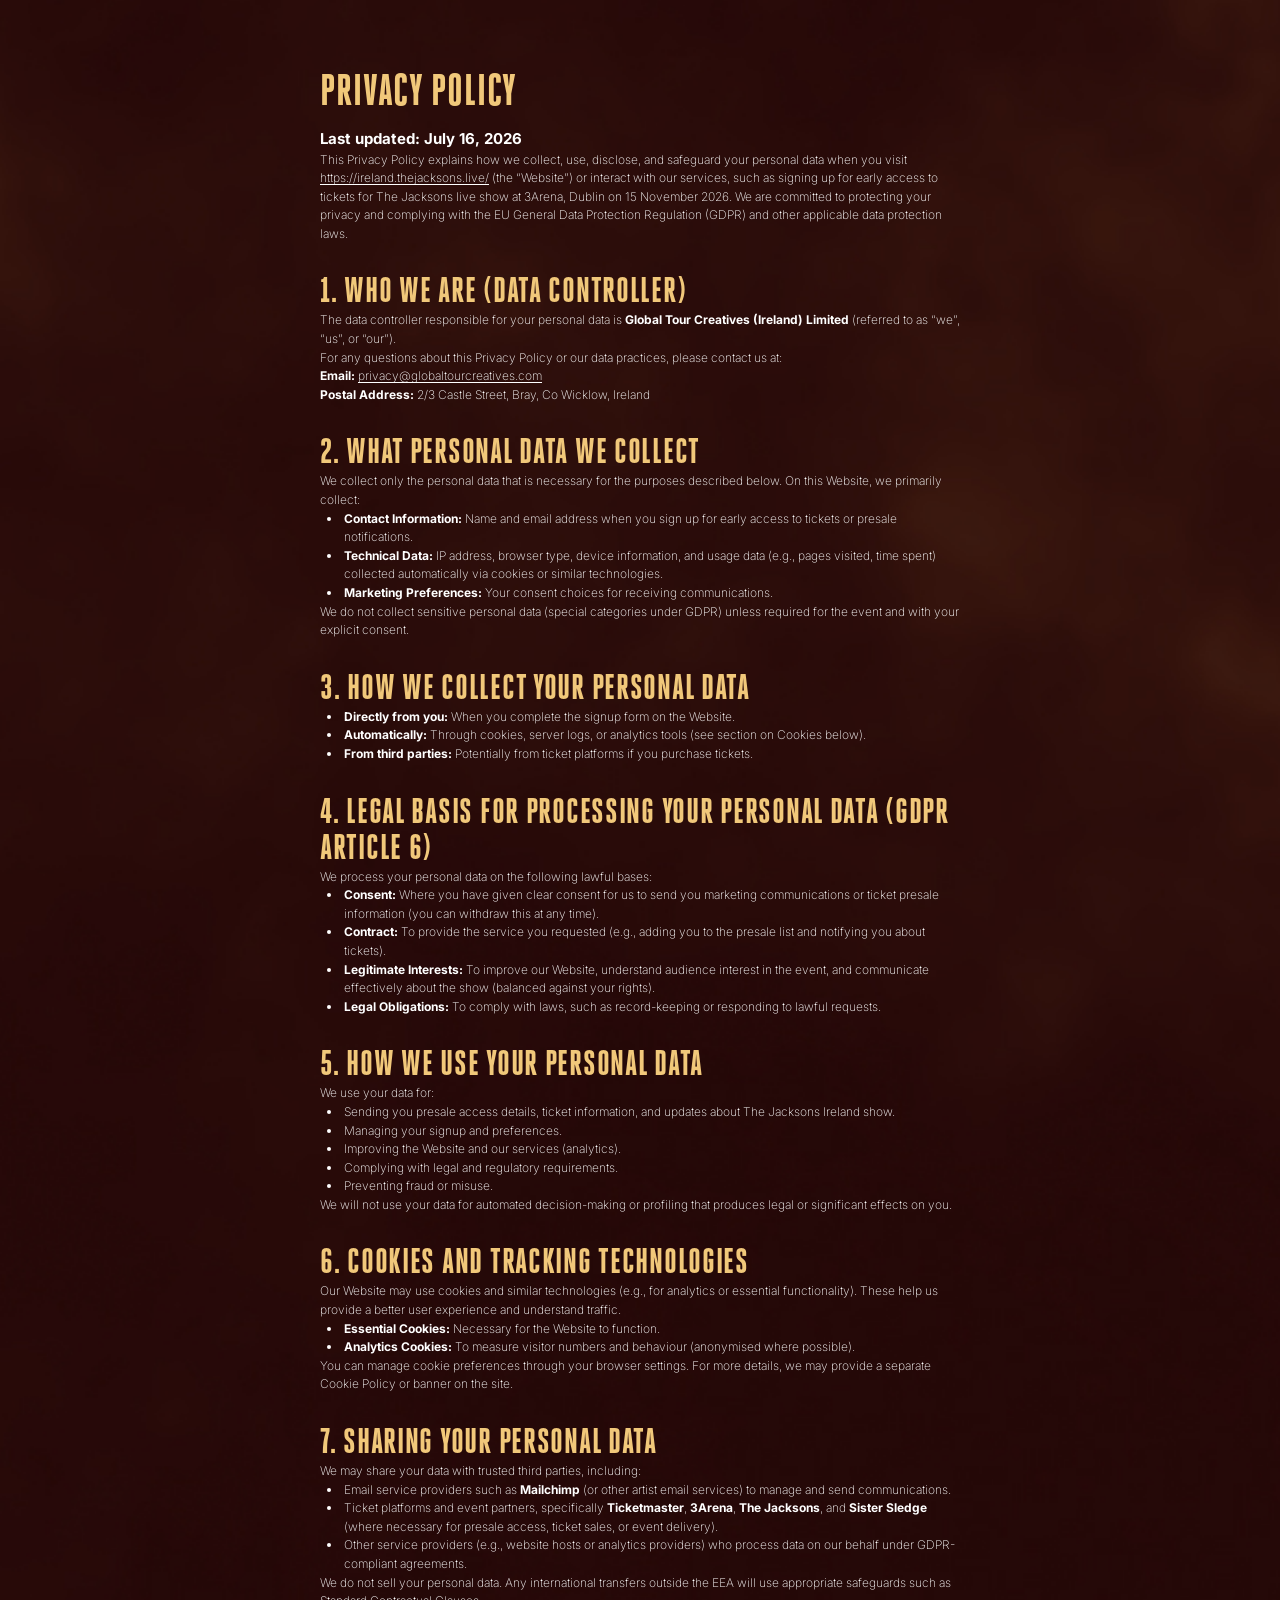
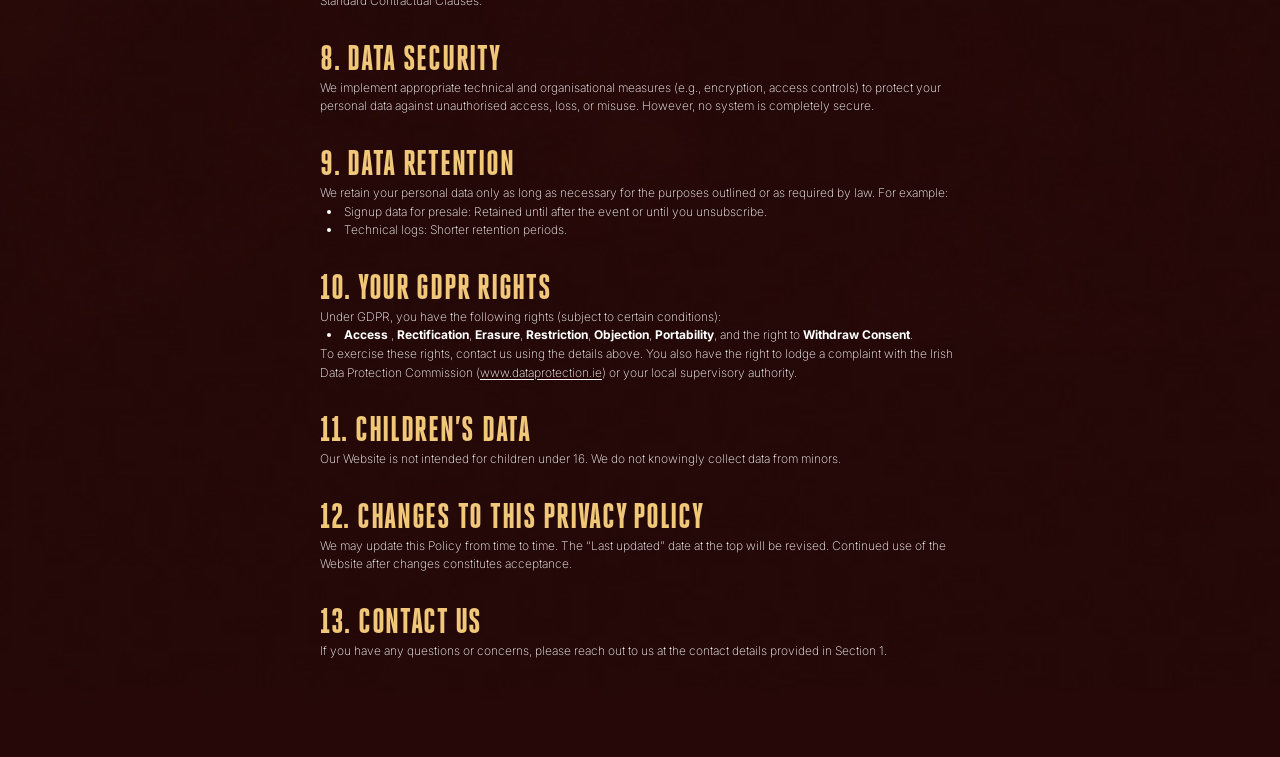
<file: privacy-policy.html>
<!DOCTYPE html>
<html lang="en">
  <head>
    <meta charset="UTF-8">
    <meta name="viewport" content="width=device-width, initial-scale=1.0">
    <link rel="stylesheet" href="./styles/index.css">
    <link rel="stylesheet" href="./styles/privacy-policy.css">
    <meta property="og:title" content="Jacksons Live">
    <!-- <meta property="og:description" content=""> -->
    <meta property="og:image" content="./img/Jackson-Preview.png">

    <!-- CookieYes -->
    <script id="cookieyes" type="text/javascript" src="https://cdn-cookieyes.com/client_data/8f9bb2f1e9e11e75627a8c10b7168795/script.js"></script>

    <!-- Google tag (gtag.js) -->
    <script async src="https://www.googletagmanager.com/gtag/js?id=G-QNGG4XC4PM"></script>
    <script>
      window.dataLayer = window.dataLayer || [];
      function gtag(){dataLayer.push(arguments);}
      gtag('js', new Date());

      // Google Analytics 4
      gtag('config', 'G-QNGG4XC4PM');

      // Google Ads
      gtag('config', 'AW-1004825983');
    </script>

    <!-- Meta Tag -->
    <script>
        !function(f,b,e,v,n,t,s)
        {if(f.fbq)return;n=f.fbq=function(){n.callMethod?
        n.callMethod.apply(n,arguments):n.queue.push(arguments)};
        if(!f._fbq)f._fbq=n;n.push=n;n.loaded=!0;n.version='2.0';
        n.queue=[];t=b.createElement(e);t.async=!0;
        t.src=v;s=b.getElementsByTagName(e)[0];
        s.parentNode.insertBefore(t,s)}(window, document,'script',
        'https://connect.facebook.net/en_US/fbevents.js');
        fbq('init', '938800574449218');
        fbq('track', 'PageView');
    </script>
    <noscript><img height="1" width="1" style="display:none" src="https://www.facebook.com/tr?id=938800574449218&ev=PageView&noscript=1" /></noscript>

    <title>The Jacksons</title>
</head>
<body>
  <main class="policy">
    <h1 class="policy__title">Privacy Policy</h1>

    <p class="policy__updated"><strong>Last updated: July 16, 2026</strong></p>
    <p class="policy__intro">
      This Privacy Policy explains how we collect, use, disclose, and safeguard your personal data when you visit
      <a class="policy__link" href="https://ireland.thejacksons.live/">https://ireland.thejacksons.live/</a>
      (the &ldquo;Website&rdquo;) or interact with our services, such as signing up for early access to tickets for The Jacksons live show at 3Arena, Dublin on 15 November 2026. We are committed to protecting your privacy and complying with the EU General Data Protection Regulation (GDPR) and other applicable data protection laws.
    </p>

    <section class="policy__section" aria-labelledby="section-1">
      <h2 class="policy__heading" id="section-1">1. Who We Are (Data Controller)</h2>
      <p>
        The data controller responsible for your personal data is <strong>Global Tour Creatives (Ireland) Limited</strong> (referred to as &ldquo;we&rdquo;, &ldquo;us&rdquo;, or &ldquo;our&rdquo;).
      </p>
      <p>For any questions about this Privacy Policy or our data practices, please contact us at:</p>
      <p><strong>Email:</strong> <a class="policy__link" href="mailto:privacy@globaltourcreatives.com">privacy@globaltourcreatives.com</a></p>
      <p><strong>Postal Address:</strong> 2/3 Castle Street, Bray, Co Wicklow, Ireland</p>
    </section>

    <section class="policy__section" aria-labelledby="section-2">
      <h2 class="policy__heading" id="section-2">2. What Personal Data We Collect</h2>
      <p>We collect only the personal data that is necessary for the purposes described below. On this Website, we primarily collect:</p>
      <ul class="policy__list">
        <li><strong>Contact Information:</strong> Name and email address when you sign up for early access to tickets or presale notifications.</li>
        <li><strong>Technical Data:</strong> IP address, browser type, device information, and usage data (e.g., pages visited, time spent) collected automatically via cookies or similar technologies.</li>
        <li><strong>Marketing Preferences:</strong> Your consent choices for receiving communications.</li>
      </ul>
      <p>We do not collect sensitive personal data (special categories under GDPR) unless required for the event and with your explicit consent.</p>
    </section>

    <section class="policy__section" aria-labelledby="section-3">
      <h2 class="policy__heading" id="section-3">3. How We Collect Your Personal Data</h2>
      <ul class="policy__list">
        <li><strong>Directly from you:</strong> When you complete the signup form on the Website.</li>
        <li><strong>Automatically:</strong> Through cookies, server logs, or analytics tools (see section on Cookies below).</li>
        <li><strong>From third parties:</strong> Potentially from ticket platforms if you purchase tickets.</li>
      </ul>
    </section>

    <section class="policy__section" aria-labelledby="section-4">
      <h2 class="policy__heading" id="section-4">4. Legal Basis for Processing Your Personal Data (GDPR Article 6)</h2>
      <p>We process your personal data on the following lawful bases:</p>
      <ul class="policy__list">
        <li><strong>Consent:</strong> Where you have given clear consent for us to send you marketing communications or ticket presale information (you can withdraw this at any time).</li>
        <li><strong>Contract:</strong> To provide the service you requested (e.g., adding you to the presale list and notifying you about tickets).</li>
        <li><strong>Legitimate Interests:</strong> To improve our Website, understand audience interest in the event, and communicate effectively about the show (balanced against your rights).</li>
        <li><strong>Legal Obligations:</strong> To comply with laws, such as record-keeping or responding to lawful requests.</li>
      </ul>
    </section>

    <section class="policy__section" aria-labelledby="section-5">
      <h2 class="policy__heading" id="section-5">5. How We Use Your Personal Data</h2>
      <p>We use your data for:</p>
      <ul class="policy__list">
        <li>Sending you presale access details, ticket information, and updates about The Jacksons Ireland show.</li>
        <li>Managing your signup and preferences.</li>
        <li>Improving the Website and our services (analytics).</li>
        <li>Complying with legal and regulatory requirements.</li>
        <li>Preventing fraud or misuse.</li>
      </ul>
      <p>We will not use your data for automated decision-making or profiling that produces legal or significant effects on you.</p>
    </section>

    <section class="policy__section" aria-labelledby="section-6">
      <h2 class="policy__heading" id="section-6">6. Cookies and Tracking Technologies</h2>
      <p>
        Our Website may use cookies and similar technologies (e.g., for analytics or essential functionality). These help us provide a better user experience and understand traffic.
      </p>
      <ul class="policy__list">
        <li><strong>Essential Cookies:</strong> Necessary for the Website to function.</li>
        <li><strong>Analytics Cookies:</strong> To measure visitor numbers and behaviour (anonymised where possible).</li>
      </ul>
      <p>
        You can manage cookie preferences through your browser settings. For more details, we may provide a separate Cookie Policy or banner on the site.
      </p>
    </section>

    <section class="policy__section" aria-labelledby="section-7">
      <h2 class="policy__heading" id="section-7">7. Sharing Your Personal Data</h2>
      <p>We may share your data with trusted third parties, including:</p>
      <ul class="policy__list">
        <li>Email service providers such as <strong>Mailchimp</strong> (or other artist email services) to manage and send communications.</li>
        <li>Ticket platforms and event partners, specifically <strong>Ticketmaster</strong>, <strong>3Arena</strong>, <strong>The Jacksons</strong>, and <strong>Sister Sledge</strong> (where necessary for presale access, ticket sales, or event delivery).</li>
        <li>Other service providers (e.g., website hosts or analytics providers) who process data on our behalf under GDPR-compliant agreements.</li>
      </ul>
      <p>
        We do not sell your personal data. Any international transfers outside the EEA will use appropriate safeguards such as Standard Contractual Clauses.
      </p>
    </section>

    <section class="policy__section" aria-labelledby="section-8">
      <h2 class="policy__heading" id="section-8">8. Data Security</h2>
      <p>
        We implement appropriate technical and organisational measures (e.g., encryption, access controls) to protect your personal data against unauthorised access, loss, or misuse. However, no system is completely secure.
      </p>
    </section>

    <section class="policy__section" aria-labelledby="section-9">
      <h2 class="policy__heading" id="section-9">9. Data Retention</h2>
      <p>We retain your personal data only as long as necessary for the purposes outlined or as required by law. For example:</p>
      <ul class="policy__list">
        <li>Signup data for presale: Retained until after the event or until you unsubscribe.</li>
        <li>Technical logs: Shorter retention periods.</li>
      </ul>
    </section>

    <section class="policy__section" aria-labelledby="section-10">
      <h2 class="policy__heading" id="section-10">10. Your GDPR Rights</h2>
      <p>Under GDPR, you have the following rights (subject to certain conditions):</p>
      <ul class="policy__list">
        <li><strong>Access</strong> , <strong>Rectification</strong>, <strong>Erasure</strong>, <strong>Restriction</strong>, <strong>Objection</strong>, <strong>Portability</strong>, and the right to <strong>Withdraw Consent</strong>.</li>
      </ul>
      <p>
        To exercise these rights, contact us using the details above. You also have the right to lodge a complaint with the Irish Data Protection Commission
        (<a class="policy__link" href="https://www.dataprotection.ie" target="_blank" rel="noopener noreferrer">www.dataprotection.ie</a>)
        or your local supervisory authority.
      </p>
    </section>

    <section class="policy__section" aria-labelledby="section-11">
      <h2 class="policy__heading" id="section-11">11. Children&rsquo;s Data</h2>
      <p>Our Website is not intended for children under 16. We do not knowingly collect data from minors.</p>
    </section>

    <section class="policy__section" aria-labelledby="section-12">
      <h2 class="policy__heading" id="section-12">12. Changes to This Privacy Policy</h2>
      <p>
        We may update this Policy from time to time. The &ldquo;Last updated&rdquo; date at the top will be revised. Continued use of the Website after changes constitutes acceptance.
      </p>
    </section>

    <section class="policy__section" aria-labelledby="section-13">
      <h2 class="policy__heading" id="section-13">13. Contact Us</h2>
      <p>If you have any questions or concerns, please reach out to us at the contact details provided in Section 1.</p>
    </section>
  </main>
</body>
</html>
</file>
<file: styles/index.css>
/*
    Colors:
    White: #FFFFFF
    Gold: #F1C87A
    Red: #220A09
*/

@font-face {
    font-family: "Heroic Condensed";
    src: url("./Fonts/Heroic/HeroicCondensed%20Regular.otf") format("opentype");
    font-weight: 400;
    font-style: normal;
    font-display: swap;
}

@font-face {
    font-family: "Heroic Condensed";
    src: url("./Fonts/Heroic/HeroicCondensed%20Bold.otf") format("opentype");
    font-weight: 700;
    font-style: normal;
    font-display: swap;
}

@font-face {
    font-family: "Heroic Condensed";
    src: url("./Fonts/Heroic/HeroicCondensed%20Heavy.otf") format("opentype");
    font-weight: 800;
    font-style: normal;
    font-display: swap;
}

@font-face {
    font-family: "Heroic Condensed";
    src: url("./Fonts/Heroic/HeroicCondensed%20Black.otf") format("opentype");
    font-weight: 900;
    font-style: normal;
    font-display: swap;
}

@font-face {
    font-family: "Marvin Visions";
    src: url("./Fonts/MarvinVisions-Bold.otf") format("opentype");
    font-weight: 700;
    font-style: normal;
    font-display: swap;
}

@font-face {
    font-family: "Inter";
    src: url("./Fonts/Inter/Inter-VariableFont_opsz%2Cwght.ttf") format("truetype");
    font-weight: 100 900;
    font-style: normal;
    font-display: swap;
}

:root {
    --color-white: #ffffff;
    --color-gold: #f1c87a;
    --color-red: #220a09;
    --font-display: "Heroic Condensed", Impact, "Arial Narrow", sans-serif;
    --font-display-alt: "Marvin Visions", "Heroic Condensed", Impact, sans-serif;
    --font-body: "Inter", Helvetica, Arial, sans-serif;
    --page-max: 90vw;
    --form-max: 785px;
    --content-pad: clamp(1.25rem, 5vw, 2.5rem);
    --band-width: min(3455px, 180vw);
    --band-aspect-w: 1920;
    --band-aspect-h: 1080;
    --band-height: calc(var(--band-width) * var(--band-aspect-h) / var(--band-aspect-w));
}

*,
*::before,
*::after {
    box-sizing: border-box;
}

html {
    -webkit-text-size-adjust: 100%;
    overflow-x: hidden;
}

body {
    margin: 0;
    min-height: 100vh;
    overflow-x: hidden;
    color: var(--color-white);
    font-family: var(--font-body);
    background-color: var(--color-red);
    background-image: url("../img/Smoke.jpg");
    background-position: center top;
    background-size: cover;
    background-repeat: no-repeat;
    background-attachment: scroll;
}

img {
    max-width: 100%;
    height: auto;
    display: block;
}

p {
    margin: 0;
}

.page {
    position: relative;
    z-index: 1;
    width: var(--page-max);
    margin: 0 auto;
    text-align: center;
}

.gold {
    color: var(--color-gold);
}

.white {
    color: var(--color-white);
}

.gray {
    opacity: 0.75;
}

/****** 
    --- Hero --- 
******/
.hero {
    min-height: 100vh;
    min-height: 100svh;
    height: 100%;
    display: flex;
    flex-direction: column;
    justify-content: flex-start;
    padding-top: clamp(100px, 2vw, 150px);
    margin-bottom: 150px;
    position: relative;
}

/* --- Logos --- */

.logos {
    display: flex;
    flex-direction: column;
    align-items: center;
    margin-bottom: clamp(1rem, 3vw, 1.75rem);
}

.logo--jacksons {
    width: min(100%, 34rem);
}

.logo--sister {
    width: min(92%, 24rem);
}

/* --- Tagline & CTA --- */

.tagline {
    margin: 0 0 clamp(6rem, 4vw, 2.25rem);
    font-family: var(--font-display);
    font-weight: 600;
    font-size: clamp(0.25rem, 4vw, 3rem);
    letter-spacing: 0.16em;
    text-transform: uppercase;
    line-height: 1;
}

.tagline__genres {
    font-weight: 800;
    font-size: clamp(0.5rem, 4.5vw, 3.75rem);
    letter-spacing: 0.05em;
    font-family: var(--font-display-alt)
}

.event__title--mobile {
    font-family: var(--font-display-alt);
    font-weight: 900;
    font-size: clamp(4rem, 10vw, 6.25rem);
    letter-spacing: 0.05em;
    margin-bottom: 20px;
    display: none;
}

.early-access-container {
    margin-top: auto;
    margin-bottom: clamp(40px, 5vw, 100px);
}

.early-access {
    margin: 0;
    font-family: var(--font-display);
    font-weight: 800;
    font-size: clamp(1rem, 7vw, 3.25rem);
    letter-spacing: 0.1em;
    text-transform: uppercase;
}

.caret {
    width: 1.5rem;
    height: auto;
    margin: 0 auto;
}


/****** 
    --- Info Section --- 
******/
.info {
    min-height: 100vh;
    min-height: 100svh;
    height: 100%;
    display: block;
    position: relative;
    flex-direction: column;
    justify-content: center;
}


/* --- Event --- */
.event__title {
    font-family: var(--font-display-alt);
    font-weight: 900;
    font-size: clamp(4rem, 10vw, 6.25rem);
    letter-spacing: 0.05em;
    margin-bottom: 20px;
}

.event__date, .event__date-mobile {
    color: var(--color-gold);
    font-family: var(--font-display);
    font-weight: 700;
    letter-spacing: 0.02em;
    font-size: clamp(2rem, 10vw, 4rem);
}

.event__date {
    font-size: clamp(1.75rem, 10vw, 5.25rem);

}

.event__venue {
    color: var(--color-white);
    font-family: var(--font-display);
    font-weight: 700;
    font-size: clamp(1.5rem, 10vw, 4.5rem);
    text-transform: uppercase;
}

/* --- Form --- */

.signup {
    margin-bottom: 3rem;
}

.form {
    width: min(100%, var(--form-max));
    margin: 0 auto;
    text-align: left;
}

.field {
    margin-bottom: 1.5rem;
}

.field__control {
    position: relative;
}

.field__label {
    position: absolute;
    left: 0;
    top: auto;
    bottom: 0.45rem;
    margin: 0;
    font-family: var(--font-body);
    font-size: 0.95rem;
    font-weight: 400;
    line-height: 1;
    color: var(--color-white);
    opacity: 0.5;
    pointer-events: none;
    transform-origin: left bottom;
    transition:
        top 0.2s ease,
        bottom 0.2s ease,
        font-size 0.2s ease,
        opacity 0.2s ease;
}

.field__input {
    display: block;
    width: 100%;
    padding: 1.25rem 0 0 0;
    border: 0;
    border-bottom: 1px solid var(--color-white);
    border-radius: 0;
    background: transparent;
    color: var(--color-white);
    font-family: var(--font-body);
    font-size: 1rem;
    line-height: 1.2;
    outline: none;
    appearance: none;
}

.field__input:focus {
    border-bottom-color: var(--color-gold);
}

.field__control:focus-within .field__label,
.field__input:not(:placeholder-shown) + .field__label,
.field__input.is-focused + .field__label,
.field__input.is-filled + .field__label,
.field__control:has(.field__input:not(:placeholder-shown)) .field__label,
.field__control:has(.field__input.is-focused) .field__label,
.field__control:has(.field__input.is-filled) .field__label {
    top: 0;
    bottom: auto;
    font-size: 0.7rem;
    opacity: 0.5;
}

.field__input.field__input--invalid {
    border-bottom-color: #e57373;
}

/* --- Phone (intl-tel-input) --- */

.field--phone .field__control {
    --iti-path-flags-1x: url("https://cdn.jsdelivr.net/npm/intl-tel-input@29.1.2/dist/img/flags.webp");
    --iti-path-flags-2x: url("https://cdn.jsdelivr.net/npm/intl-tel-input@29.1.2/dist/img/flags@2x.webp");
    --iti-border-color: transparent;
    --iti-border-width: 0;
    --iti-hover-color: rgba(241, 200, 122, 0.12);
    --iti-text-color: var(--color-white);
    --iti-dropdown-bg: #2a100e;
    --iti-icon-color: var(--color-white);
}

.field--phone .iti {
    width: 100%;
    display: block;
}

.field--phone .iti__tel-input {
    padding-left: 3.25rem;
}

.field--phone .field__label {
    left: 3.25rem;
}

.field--phone .field__control:focus-within .field__label,
.field--phone .field__control:has(.field__input:not(:placeholder-shown)) .field__label,
.field--phone .field__control:has(.field__input.is-focused) .field__label,
.field--phone .field__control:has(.field__input.is-filled) .field__label {
    left: 0;
}

.field--phone .iti__country-container {
    left: 0;
    right: auto;
}

.field--phone .iti__selected-country {
    background: transparent;
    border: 0;
    border-radius: 0;
    padding: 1.25rem 0.35rem 0 0;
    height: auto;
    color: var(--color-white);
}

.field--phone .iti__selected-country:hover,
.field--phone .iti__selected-country:focus,
.field--phone .iti__selected-country[aria-expanded="true"] {
    background: transparent;
}

.field--phone .iti__selected-country-primary {
    padding: 0;
    gap: 0.25rem;
}

.field--phone .iti__arrow {
    border: 0;
    width: 0.45rem;
    height: 0.45rem;
    margin: 0;
    background: transparent;
    border-right: 1.5px solid var(--color-white);
    border-bottom: 1.5px solid var(--color-white);
    transform: rotate(45deg);
    opacity: 0.7;
}

.field--phone .iti__arrow--up {
    transform: rotate(225deg);
    margin-top: 0.2rem;
}

.field--phone .iti__dropdown-content {
    background: #2a100e;
    border: 1px solid rgba(241, 200, 122, 0.35);
    border-radius: 0;
    color: var(--color-white);
    box-shadow: 0 8px 24px rgba(0, 0, 0, 0.45);
}

.field--phone .iti__country {
    color: #000;
}

.iti__country .iti__country-check {
    color: var(--color-red);
}

.field--phone .iti__country:hover,
.field--phone .iti__country:focus,
.field--phone .iti__country.iti__highlight {
    background: rgba(241, 200, 122, 0.15);
}

.field--phone .iti__divider {
    border-bottom-color: rgba(255, 255, 255, 0.15);
}

.field--phone .field__input.field__input--invalid {
    border-bottom-color: #e57373;
}

.field__error {
    margin: 0.35rem 0 0;
    color: #e57373;
    font-family: var(--font-body);
    font-size: 0.7rem;
    line-height: 1.3;
}

.privacy {
    margin: 0.25rem 0 1rem;
    font-family: var(--font-body);
    font-size: .75rem;
    font-weight: 200;
    line-height: 1.45;
    color: var(--color-white);
    text-align: left;
    font-style: italic;
}

.privacy__link {
    color: var(--color-white);
    text-decoration: underline;
    text-underline-offset: 2px;
}

.privacy__link:hover,
.privacy__link:focus-visible {
    color: var(--color-gold);
}

.consent {
    margin-bottom: 1.5rem;
}

.consent__label {
    display: flex;
    align-items: flex-start;
    gap: 0.65rem;
    cursor: pointer;
    align-items: center;
}

.consent__input {
    flex-shrink: 0;
    appearance: none;
    -webkit-appearance: none;
    width: 1.1rem;
    height: 1.1rem;
    border: 2px solid var(--color-white);
    border-radius: 5px;
    background: transparent;
    cursor: pointer;
    accent-color: var(--color-gold);
}

.consent__input:checked {
    background-color: var(--color-gold);
    border-color: var(--color-gold);
    background-image: url("data:image/svg+xml,%3Csvg xmlns='http://www.w3.org/2000/svg' viewBox='0 0 16 16'%3E%3Cpath fill='none' stroke='%23220A09' stroke-width='2.5' stroke-linecap='round' stroke-linejoin='round' d='M3.5 8.5 6.5 11.5 12.5 4.5'/%3E%3C/svg%3E");
    background-repeat: no-repeat;
    background-position: center;
    background-size: 0.85rem;
}

.consent__body {
    display: flex;
    flex-direction: column;
    gap: 0.15rem;
    min-width: 0;
}

.consent__text,
.consent__note {
    font-family: var(--font-body);
    font-size: 1rem;
    font-weight: 300;
    line-height: 1.45;
    color: var(--color-white);
}

.consent__note {
    margin: 0.25rem 0 1rem;
    font-family: var(--font-body);
    font-size: .75rem;
    font-weight: 200;
    line-height: 1.45;
    font-style: italic;
}

.submit {
    display: block;
    width: 100%;
    padding: 10px 1.25rem;
    border: 0;
    border-radius: 20px;
    background: var(--color-gold);
    color: var(--color-red);
    font-weight: 800;
    font-size: 1.25rem;
    text-transform: uppercase;
    cursor: pointer;
    transition: filter 0.15s ease, transform 0.15s ease;
}

.submit:hover {
    filter: brightness(1.05);
}

.submit:active {
    transform: scale(0.99);
}

.submit:focus-visible {
    outline: 2px solid var(--color-white);
    outline-offset: 3px;
}

.success {
    margin: 0 auto;
    max-width: var(--form-max);
    padding: 1.5rem 0.5rem;
    color: var(--color-gold);
    font-family: var(--font-display);
    font-weight: 700;
    font-size: clamp(1rem, 3vw, 1.35rem);
    letter-spacing: 0.06em;
    text-transform: uppercase;
    line-height: 1.35;
}

.success[hidden],
.form[hidden],
.field__error[hidden] {
    display: none;
}

/* --- Sale dates --- */
.sales {
    position: relative;
    z-index: 1;
    margin: 0 auto clamp(1.25rem, 3.5vw, 2rem);
    max-width: 1075px;
    width: 100%;
    border-top: 2px solid var(--color-gold);
    border-bottom: 2px solid var(--color-gold);
}

.sales__block {
    padding: clamp(0.85rem, 2.4vw, 1.1rem) 0.5rem;
}

.sales__block + .sales__block {
    border-top: 2px solid var(--color-gold);
}

.sales__label {
    margin: 0 0 0.3rem;
    font-family: var(--font-display-alt);
    letter-spacing: 0.05em;
    font-weight: 400;
    font-size: clamp(0.5rem, 10vw, 1.5rem);
    text-transform: uppercase;
}

.sales__datetime {
    margin: 0;
    font-family: var(--font-display);
    font-weight: 800;
    font-size: clamp(2rem, 9vw, 4rem);
    letter-spacing: 0.04em;
    text-transform: uppercase;
    line-height: 1.15;
}

.partner-logos {
    position: relative;
    z-index: 1;
    display: flex;
    justify-content: center;
    align-items: center;
    gap: clamp(2.5rem, 5vw, 3rem);
    margin: 0 auto clamp(1.25rem, 3.5vw, 2rem);
    width: min(100%, 1075px);
}

.partner-logos__logo {
    width: clamp(150px, 12vw, 350px);
    height: auto;
    display: block;
}

.ticket-master-logo.partner-logos__logo {
    width: clamp(150px, 10vw, 350px);
}

/* --- Footer band --- */
/* Outside .page: 140vw wide; container ~30% shorter, image full-size + clipped */
.band {
    position: relative;
    z-index: 0;
    width: var(--band-width);
    max-width: none;
    height: calc(var(--band-height));
    margin-top: calc(var(--band-height) * -0.25);
    margin-right: 0;
    margin-left: calc(50vw - (var(--band-width) / 2));
    overflow: hidden;
}

.band picture,
.band__photo {
    width: 100%;
    max-width: none;
    height: auto;
    display: block;
}

@media (max-height: 500px) and (orientation: landscape) {
    .logos {
        margin-bottom: 0.65rem;
    }

    .logo--jacksons {
        width: min(55vw, 22rem);
    }

    .logo--sister {
        width: min(42vw, 15rem);
    }

    .caret {
        margin-bottom: 1rem;
    }

    .band {
        margin-top: calc(var(--band-height) * 0.45);
    }
}

@media (max-width: 833px) {
    /****** Hero Section ******/
    .logo--jacksons {
        width: 100%;
    }
    
    .logo--sister {
        width: 40%;
    }
    
    .tagline {
        letter-spacing: 0.05em;
    }

    .event__title--mobile {
        display: block;
        line-height: .9;
    }
    
    .early-access {
        letter-spacing: 0.05em;
    }

    .caret {
        width: 1.25rem;
        height: auto;
    }
    
    /****** Info Section ******/
    .info {
        display: block;
    }

    .event {
        padding-bottom: 1.5rem
    }

    .event__title {
        display: none;
    }

    .event__date {
        display: none;
    }
    
    .event__date-mobile {
        display: block
    }

    /* Form */
    .form {
        width: 100%;
    }

    .field {
        margin-bottom: 0.5rem;
    }

    .privacy {
        margin: 1rem 0 1.5rem;
    }

    .consent {
        margin-bottom: 2.5rem;
    }
    
    .consent__text {
        font-size: .85rem;
    }

    .partner-logos {
        flex-direction: column;
        gap: 20px;
    }

    .partner-logos__logo {
        width: clamp(150px, 12vw, 350px);
    }
}

@media (min-width: 834px) {
    .mobile-break {
        display: none;
    }

    .info {
        min-height: auto;
    }

    .band {
        margin-top: calc(
            (var(--band-height) * -0.25)
            - ((100vw - 834px) * 0.18)
        );
    }

    .logo--jacksons {
        width: min(100%, 1210px);
    }

    .logo--sister {
        width: min(90%, 550px);
    }

    .event__date {
        max-height: 90px;
    }

    .event__date-mobile {
        display: none;
    }
}
</file>
<file: styles/privacy-policy.css>
.policy {
    width: min(720px, 100%);
    margin: 0 auto;
    padding: clamp(2.5rem, 6vw, 4.5rem) clamp(1.25rem, 5vw, 2.5rem) clamp(4rem, 10vw, 6rem);
    text-align: left;
    color: var(--color-white);
    font-family: var(--font-body);
    font-size: 12px;
    font-weight: 200;
    line-height: 1.55;
}

.policy__title {
    margin: 0 0 0.75rem;
    color: var(--color-gold);
    font-family: var(--font-display);
    font-size: clamp(2rem, 5vw, 2.75rem);
    font-weight: 800;
    line-height: 1;
    letter-spacing: 0.02em;
    text-transform: uppercase;
}

.policy__updated {
    margin: 0;
    color: var(--color-white);
    font-size: 0.9375rem;
    line-height: 1.5;
}

.policy__intro {
    margin: 0 0 2rem;
}

.policy__section {
    margin: 0 0 2rem;
}

.policy__section:last-child {
    margin-bottom: 0;
}

.policy__heading {
    margin: 0;
    color: var(--color-gold);
    font-family: var(--font-display);
    font-size: clamp(1.5rem, 5vw, 2.25rem);
    font-weight: 800;
    line-height: 1;
    letter-spacing: 0.02em;
    text-transform: uppercase;
}

.policy__list {
    margin: 0;
    padding-left: 1.35rem;
    list-style: disc;
}

.policy__list:last-child {
    margin-bottom: 0;
}

.policy__list li {
    padding-left: 0.15rem;
}

.policy__list li::marker {
    color: var(--color-white);
}

.policy__section strong {
    font-weight: 700;
}

.policy__link {
    color: var(--color-white);
    text-decoration: underline;
    text-underline-offset: 2px;
}

.policy__link:hover,
.policy__link:focus-visible {
    color: var(--color-gold);
}
</file>
